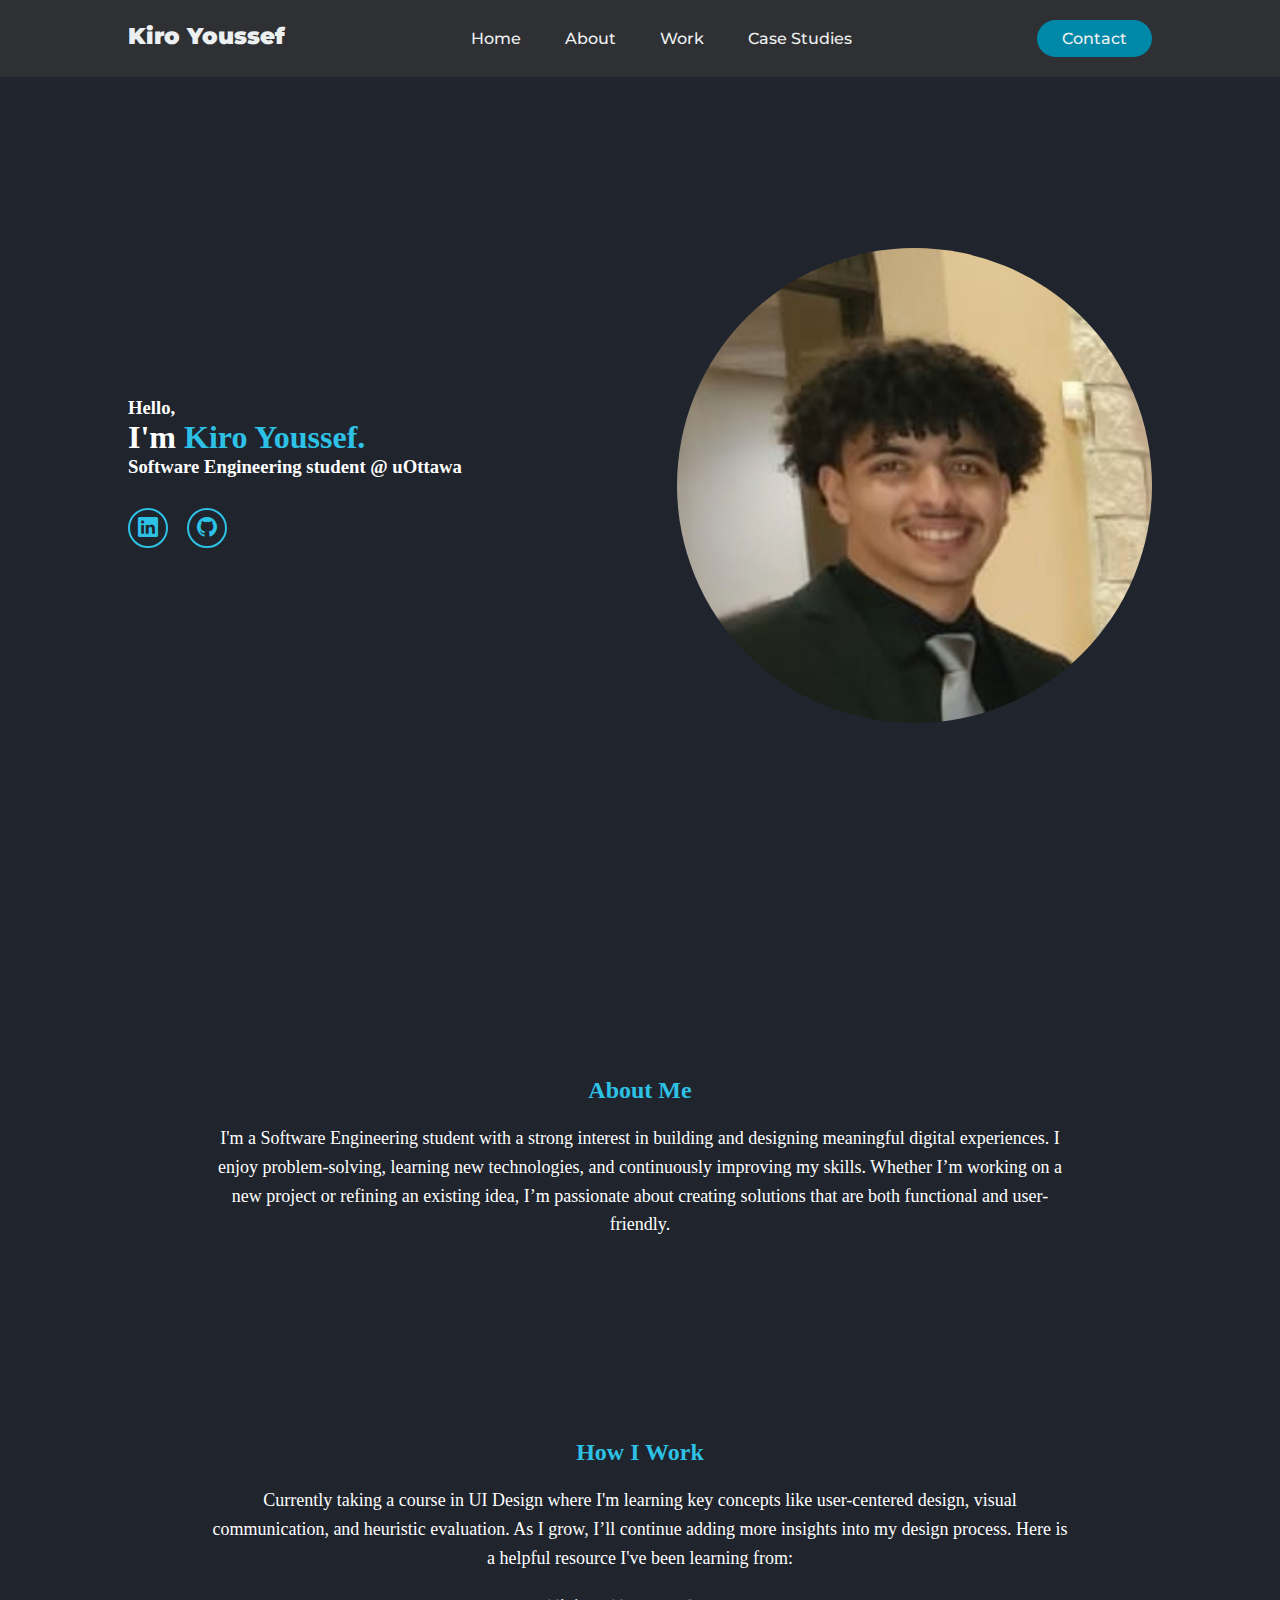
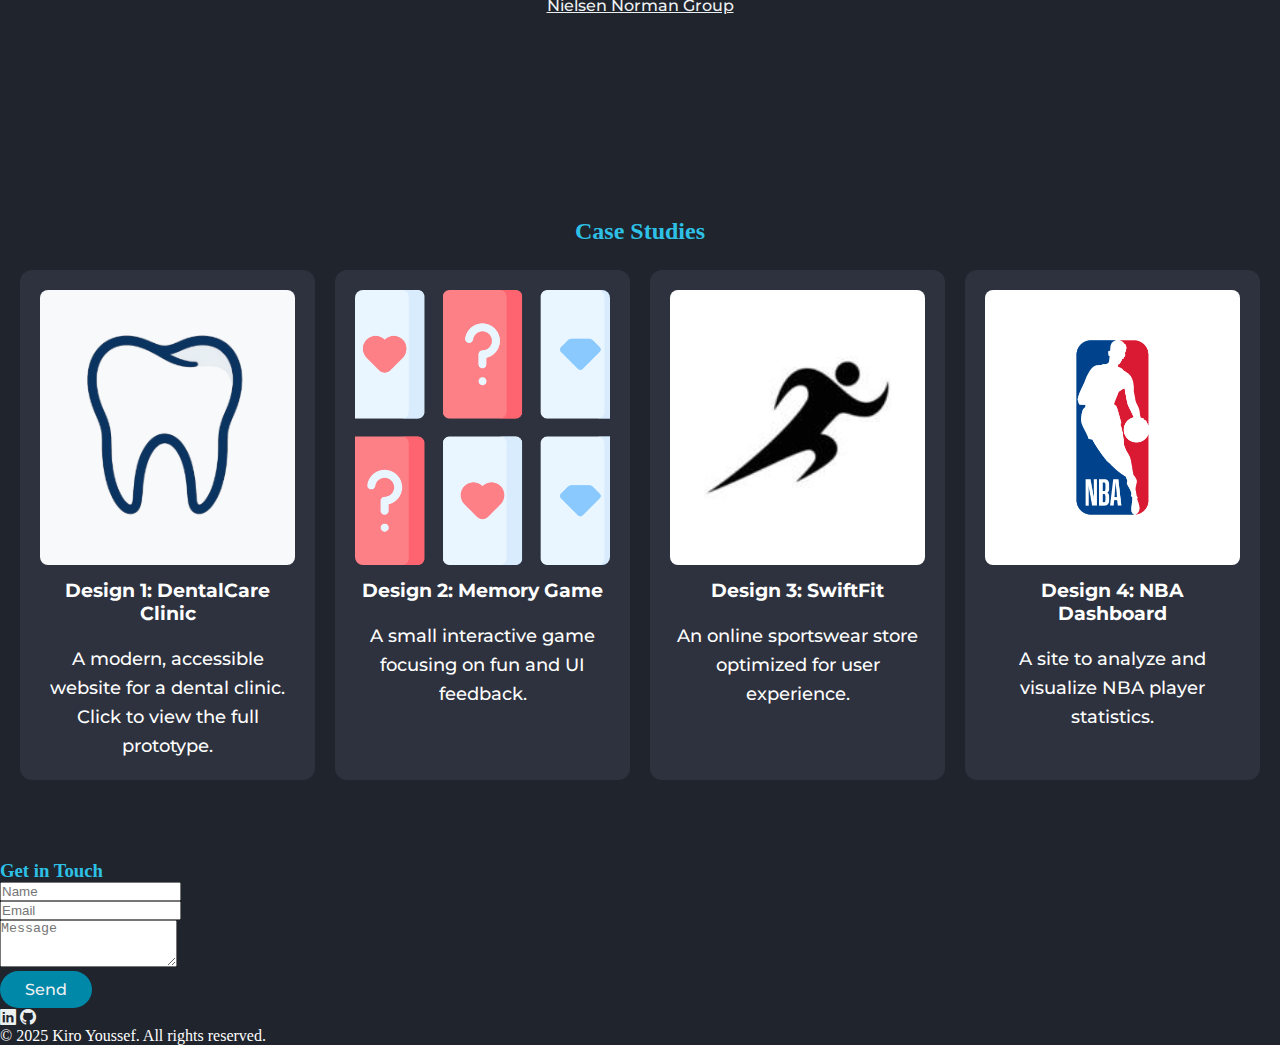
<file: index.html>
<!DOCTYPE html>
<html lang="en">
<head>
  <meta charset="UTF-8" />
  <title>About Me</title>
  <link href="https://cdn.jsdelivr.net/npm/bootstrap@5.3.6/dist/css/bootstrap.min.css" rel="stylesheet" integrity="sha384-4Q6Gf2aSP4eDXB8Miphtr37CMZZQ5oXLH2yaXMJ2w8e2ZtHTl7GptT4jmndRuHDT" crossorigin="anonymous">
  <link rel="stylesheet" href="https://cdn.jsdelivr.net/npm/bootstrap-icons@1.10.5/font/bootstrap-icons.css">
  <link rel="stylesheet" href="styles.css">
</head>

<body>

  <!-- Navbar -->
  <header>
    <a class="my-name" href="#home">Kiro Youssef</a>
    <nav>
        <ul class="nav-links">
            <li><a href="#home">Home</a></li>
            <li><a href="#about">About</a></li>
            <li><a href="#workflow">Work</a></li>
            <li><a href="#case-studies">Case Studies</a></li>
        </ul>
    </nav>
    <a class="contact" href="#contact"><button>Contact</button></a>
  </header>

  <section class="home" id="home">
    <div class="home-content">
        <h3>Hello, </h3>
        <h1>I'm <span>Kiro Youssef.</span></h1>
        <h3>Software Engineering student @ uOttawa</h3>
        <div class="social-media">
            <a href="https://www.linkedin.com/in/kiro-youssef/"><i class="bi bi-linkedin"></i></a>
            <a href="https://github.com/Kiro025"><i class="bi bi-github"></i></a>
        </div>
    </div>

    <!--Insert profile pic here-->
    <div class="home-img">
        <img src="images/profile-pic.jpeg" alt="profile picture" width="475" height="475" >
    </div>

  </section>

  <section id="about" class="section-about">
    <h2>About Me</h2>
    <p>I'm a Software Engineering student with a strong interest in building and designing meaningful digital experiences. I enjoy problem-solving, learning new technologies, and continuously improving my skills. Whether I’m working on a new project or refining an existing idea, I’m passionate about creating solutions that are both functional and user-friendly.</p>
  </section>

  <section id="workflow" class="section-workflow">
    <h2>How I Work</h2>
    <p>Currently taking a course in UI Design where I'm learning key concepts like user-centered design, visual communication, and heuristic evaluation. As I grow, I’ll continue adding more insights into my design process. Here is a helpful resource I've been learning from:</p>
    <ul>
      <li><a href="https://www.nngroup.com/" target="_blank" style="text-decoration: underline;">Nielsen Norman Group</a></li>
    </ul>
  </section>

  <section id="case-studies" class="section-case-studies">
    <h2>Case Studies</h2>
    <div class="case-studies">
      
      <a href="https://dentalcc.netlify.app/" class="case-study-link">
        <div class="case-study">
          <img src="images/dentalcare.png" alt="Service Site">
          <h3>Design 1: DentalCare Clinic</h3>
          <p>A modern, accessible website for a dental clinic. Click to view the full prototype.</p>
        </div>
      </a>
  
      <a href="https://memory-flipgame.netlify.app/" class="case-study-link">
        <div class="case-study">
          <img src="images/cards.png" alt="Game Design">
          <h3>Design 2: Memory Game</h3>
          <p> A small interactive game focusing on fun and UI feedback.</p>
        </div>
      </a>
  
      <a href="https://swiftfit.netlify.app/" class="case-study-link">
        <div class="case-study">
          <img src="images/swiftfit.jpg" alt="E-Commerce">
          <h3>Design 3: SwiftFit</h3>
          <p>An online sportswear store optimized for user experience.</p>
        </div>
      </a>
  
      <a href="https://nba-dashboard-project.netlify.app/" class="case-study-link">
        <div class="case-study">
          <img class="nba" src="images/nba-logo.png" alt="Data Visualization">
          <h3>Design 4: NBA Dashboard</h3>
          <p>A site to analyze and visualize NBA player statistics.</p>
        </div>
      </a>
  
    </div>
  </section>
  



  <section id="contact" class="py-4 bg-dark text-light">
    <div class="container text-center">
      <h3 class="mb-3" style="color: rgb(46, 193, 230);">Get in Touch</h3>
      <form class="row justify-content-center">
        <div class="col-md-4 mb-2">
          <input type="text" class="form-control bg-secondary text-light border-0" placeholder="Name">
        </div>
        <div class="col-md-4 mb-2">
          <input type="email" class="form-control bg-secondary text-light border-0" placeholder="Email">
        </div>
        <div class="col-md-8 mb-2">
          <textarea class="form-control bg-secondary text-light border-0" rows="3" placeholder="Message"></textarea>
        </div>
        <div class="col-md-8">
          <button type="submit" class="btn btn-outline-info w-100">Send</button>
        </div>
      </form>
    </div>
  </section>
  
  
  
  <footer class="bg-dark text-light pt-4 pb-3 mt-5">
  <div class="container text-center">
    <div class="mb-3">
      <a href="https://www.linkedin.com/in/kiro-youssef/" target="_blank" class="text-light me-3">
        <i class="bi bi-linkedin fs-4"></i>
      </a>
      <a href="https://github.com/Kiro025" target="_blank" class="text-light me-3">
        <i class="bi bi-github fs-4"></i>
      </a>
    </div>
    <p class="mb-0">&copy; 2025 Kiro Youssef. All rights reserved.</p>
  </div>
</footer>

</body>
</html>
</file>
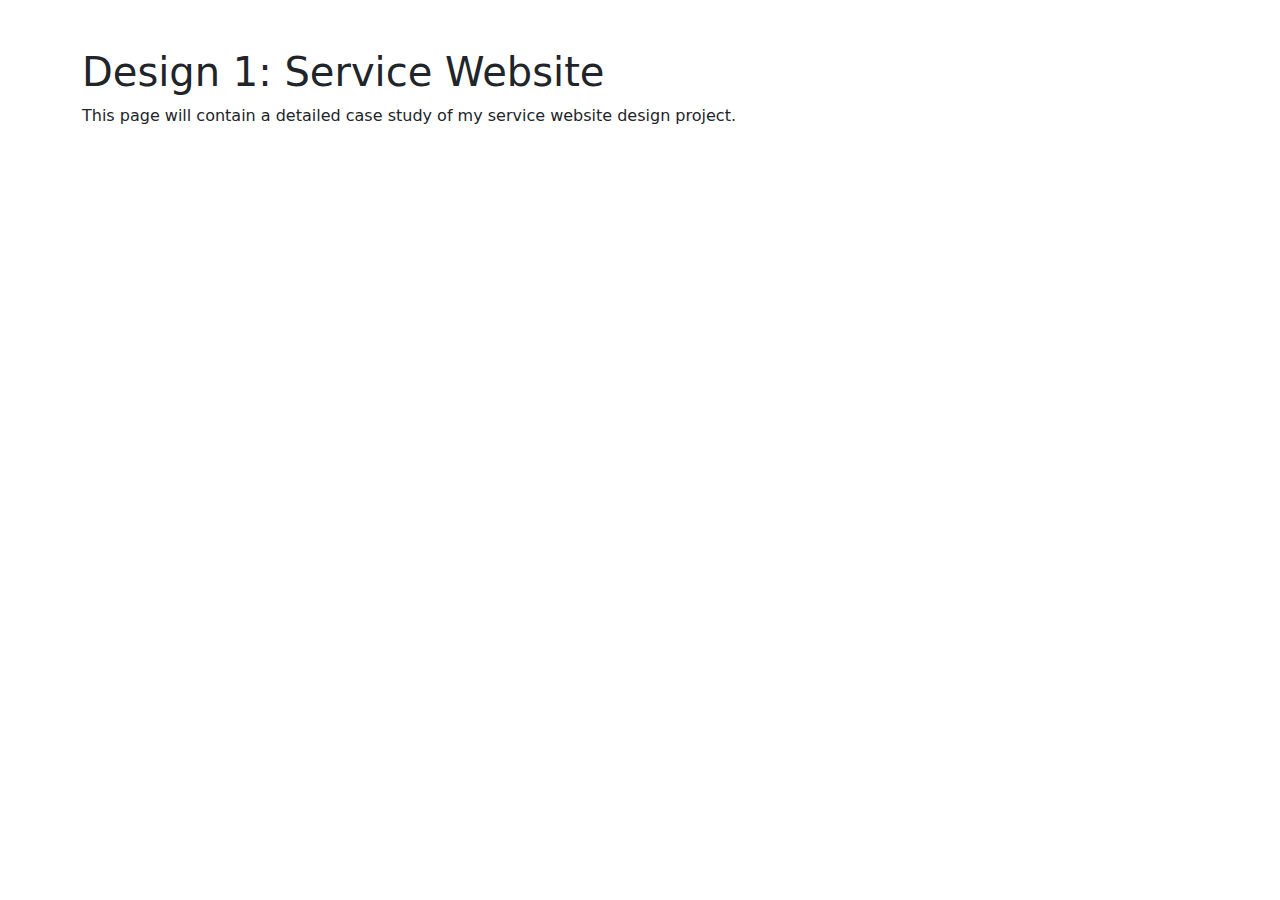
<file: case-study/design1.html>
<!DOCTYPE html>
<html lang="en">
<head>
  <meta charset="UTF-8"/>
  <meta name="viewport" content="width=device-width, initial-scale=1.0"/>
  <title>Design 1 – Service Website</title>
  <link href="https://cdn.jsdelivr.net/npm/bootstrap@5.3.3/dist/css/bootstrap.min.css" rel="stylesheet"/>
</head>
<body>

  <div class="container my-5">
    <h1>Design 1: Service Website</h1>
    <p>This page will contain a detailed case study of my service website design project.</p>
  </div>

</body>
</html>
</file>
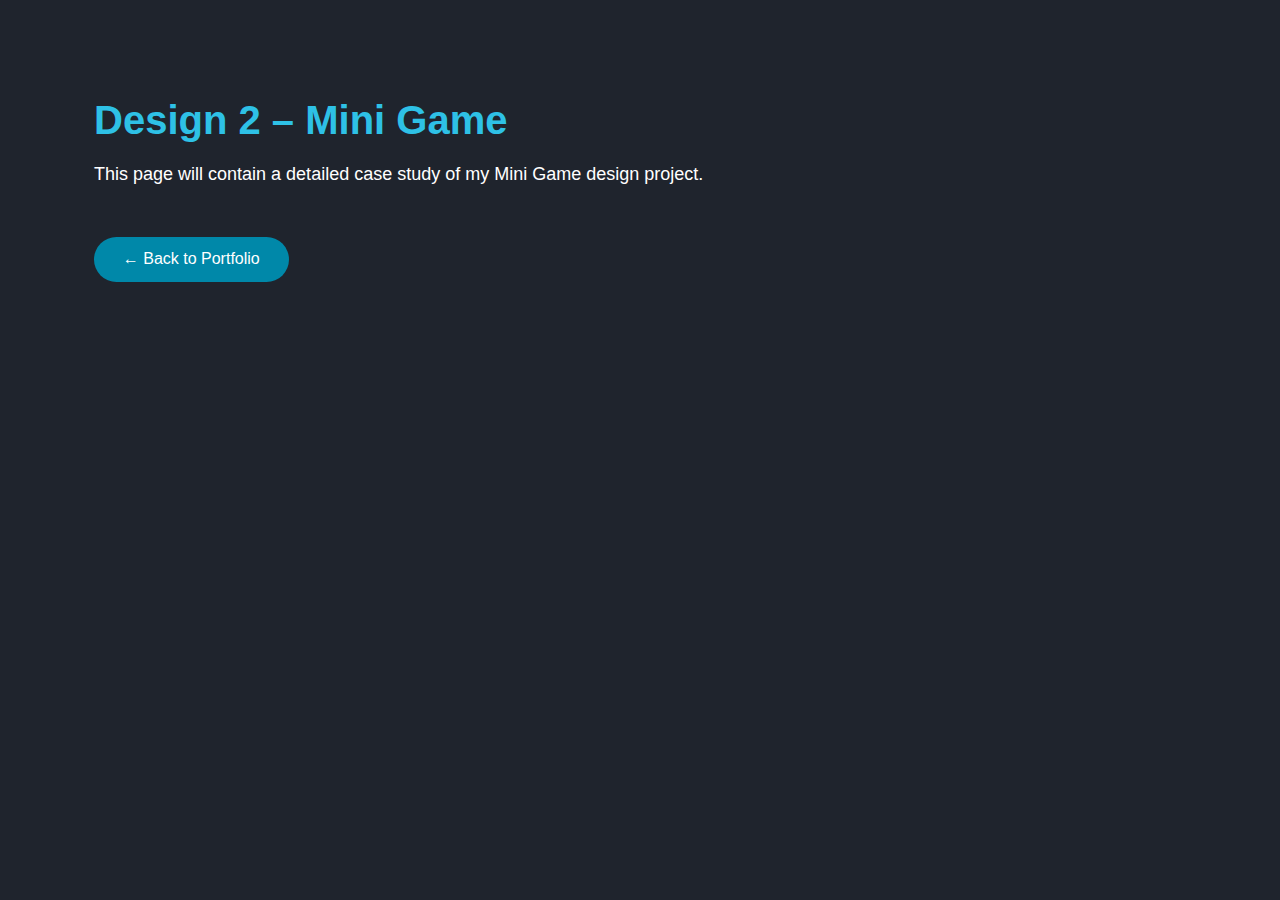
<file: case-study/design2.html>
<!DOCTYPE html>
<html lang="en">
<head>
  <meta charset="UTF-8"/>
  <meta name="viewport" content="width=device-width, initial-scale=1.0"/>
  <title>Design 2 – Mini Game</title>
  <link href="https://cdn.jsdelivr.net/npm/bootstrap@5.3.3/dist/css/bootstrap.min.css" rel="stylesheet"/>
  <link rel="stylesheet" href="case-study-styles.css">
</head>
<body>

  <div class="container my-5">
    <h1>Design 2 – Mini Game</h1>
    <p>This page will contain a detailed case study of my Mini Game design project.</p>
    <a href="../index.html" class="btn-back">← Back to Portfolio</a>
  </div>

</body>
</html>
</file>
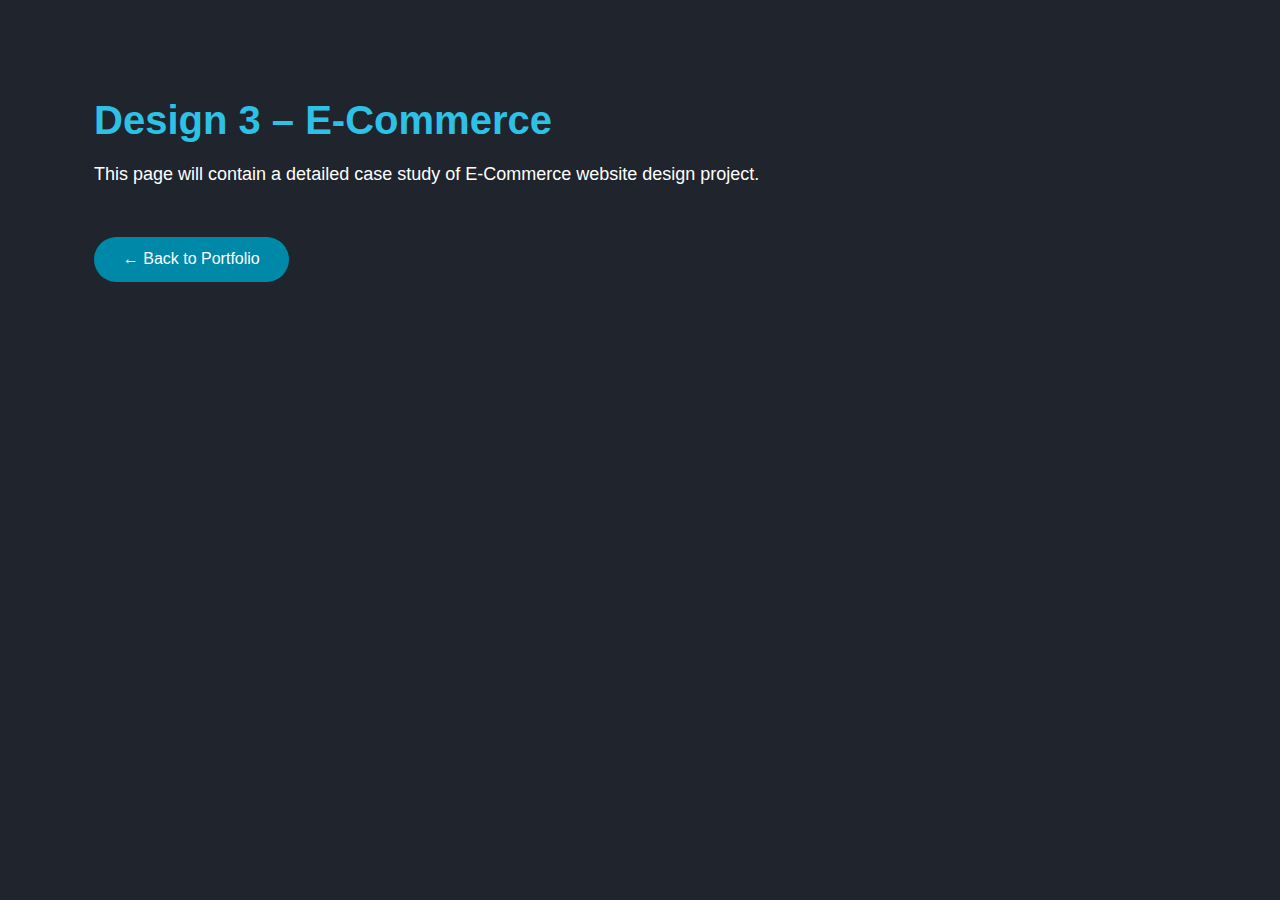
<file: case-study/design3.html>
<!DOCTYPE html>
<html lang="en">
<head>
  <meta charset="UTF-8"/>
  <meta name="viewport" content="width=device-width, initial-scale=1.0"/>
  <title>Design 3 – E-Commerce</title>
  <link href="https://cdn.jsdelivr.net/npm/bootstrap@5.3.3/dist/css/bootstrap.min.css" rel="stylesheet"/>
  <link rel="stylesheet" href="case-study-styles.css">
</head>
<body>

  <div class="container my-5">
    <h1>Design 3 – E-Commerce</h1>
    <p>This page will contain a detailed case study of E-Commerce website design project.</p>
    <a href="../index.html" class="btn-back">← Back to Portfolio</a>
  </div>

</body>
</html>
</file>
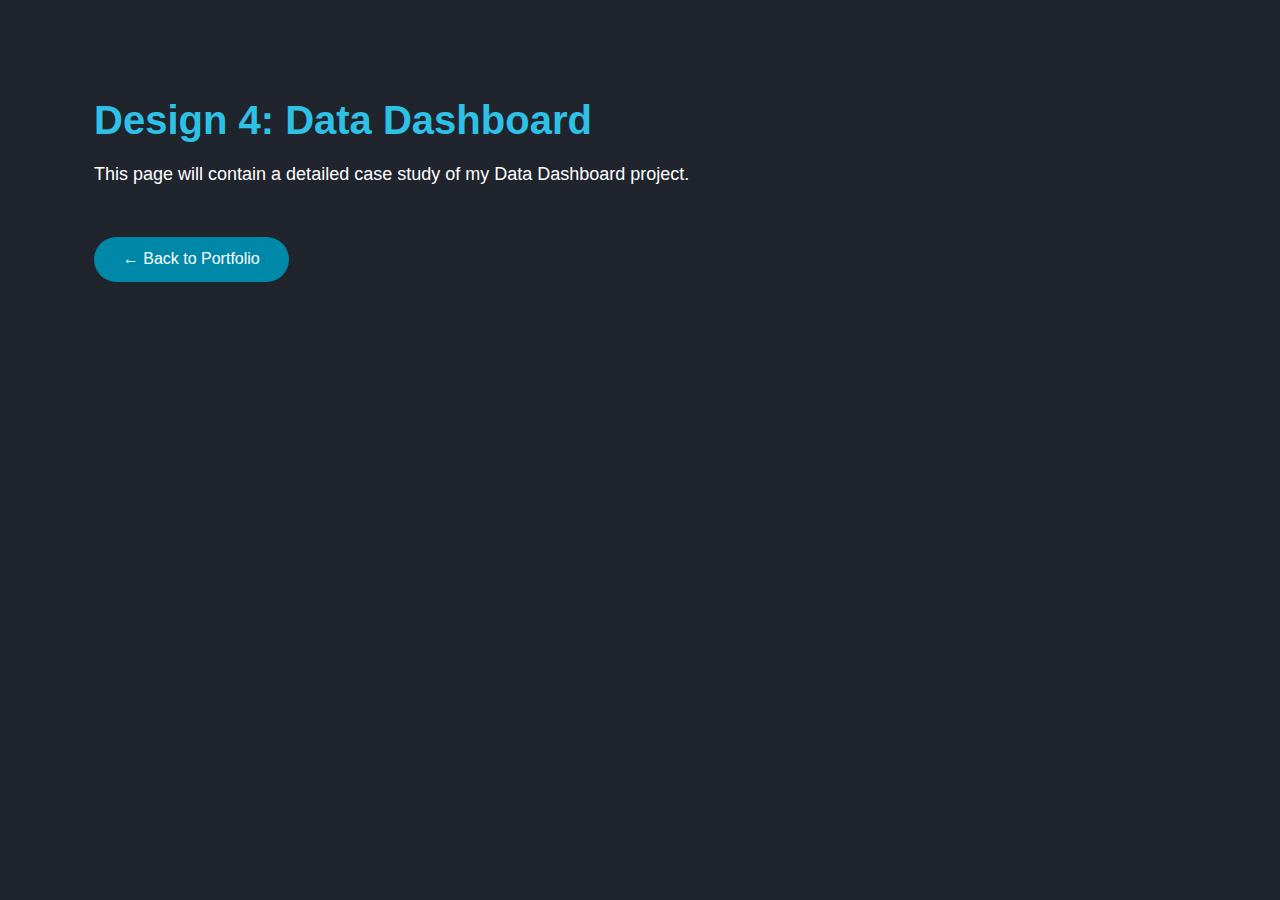
<file: case-study/design4.html>
<!DOCTYPE html>
<html lang="en">
<head>
  <meta charset="UTF-8"/>
  <meta name="viewport" content="width=device-width, initial-scale=1.0"/>
  <title>Design 4: Data Dashboard</title>
  <link href="https://cdn.jsdelivr.net/npm/bootstrap@5.3.3/dist/css/bootstrap.min.css" rel="stylesheet"/>
  <link rel="stylesheet" href="case-study-styles.css">
</head>
<body>

  <div class="container my-5">
    <h1>Design 4: Data Dashboard</h1>
    <p>This page will contain a detailed case study of my Data Dashboard project.</p>
    <a href="../index.html" class="btn-back">← Back to Portfolio</a>
  </div>

</body>
</html>
</file>
<file: styles.css>
@import url('https://fonts.googleapis.com/css2?family=Montserrat:ital,wght@0,500;1,500&display=swap');

* {
  box-sizing: border-box;
  margin:0;
  padding: 0;
  /* background-color: #24252A; */
  top: -100px; /* did this to prevent top overscroll, might need to remove later*/
}



li, a, button {
  font-family: "Montserrat", sans-serif;
  font-weight: 500;
  font-size: 16px;
  color: #edf0f1;
  text-decoration: none;
}

header{
  display: flex;
  justify-content: space-between;
  align-items:baseline;
  padding: 20px 10%;
  position: sticky; top:0;
  backdrop-filter: blur(45px);
  background-color: #2f3034;
  z-index: 1000;
}

body{
  background: #1f242d;
  color: #fff;
  scroll-behavior: smooth;
}

.my-name{
  cursor: pointer;
  font-size: 23px;
  font-weight: 1000;
}


.nav-links{
  list-style: none;
}

.nav-links li{
  display: inline-block;
  padding: 0px 20px;
}

.nav-links li a{
  transition: all 0.3s ease 0s;
}

.nav-links li a:hover{
  color: #0088a9;
}

button{
  padding: 9px 25px;
  background-color: rgba(0,136,169,1);
  border: none;
  border-radius: 50px;
  cursor: pointer;
  transition:all 0.3s ease 0s;
}

button:hover{
  background-color: rgba(0,136,169,0.8);
}

.home{
  position: relative;
  width: 100%;
  height: 100vh;
  display: flex;
  justify-content: space-between;
  align-items: center;
  padding: 120px 10% 0;
  /* padding: 0 10%; */
}

.home-content{
  max-width: 600px;
}

.home-img img{
  max-width: 450 px;
  border-radius: 100%;
}
.home-content h1 span{
  color:rgb(46, 193, 230)
}

.social-media a{
  display: inline-flex;
  justify-content: center;
  align-items: center;
  width: 40px;
  height: 40px;
  background: transparent;
  border: 2px solid rgb(46, 193, 230);
  border-radius: 50%;
  font-size: 20px;
  color: rgb(46, 193, 230);
  text-decoration: none;
  margin: 30px 15px 30px 0;
  cursor: pointer;
}

.about img {
  border-radius: 50%;
  width: 200px;
  height: 200px;
  object-fit: cover;
}

.case-studies {
  display: grid;
  grid-template-columns: repeat(auto-fit, minmax(250px, 1fr));
  gap: 20px;
  margin-top: 25px;
}

.case-study {
  background-color: #2d323e;
  border-radius: 12px;
  padding: 20px;
  text-align: center;
  cursor: pointer;
}

.case-study img {
  width: 100%;
  height: 275px;
  object-fit: cover;
  border-radius: 8px;
  margin-bottom: 10px;
}

.section-about h2{
  color: rgb(46, 193, 230);
}

.section-workflow h2{
  color: rgb(46, 193, 230);
}

.section-case-studies h2{
  color: rgb(46, 193, 230);
}




/* Shared section styling */
.section-about,
.section-workflow,
.section-case-studies {
  max-width: 900px;
  margin: 0 auto;
  padding: 100px 20px; 
  text-align: center;
}

.section-about p,
.section-workflow p,
.section-workflow ul,
.section-case-studies p {
  font-size: 18px;
  line-height: 1.6;
  margin-top: 20px;
}

.section-workflow ul {
  list-style: none;
  padding: 0;
}

.section-workflow ul li {
  margin-top: 10px;
}

.section-case-studies {
  padding-bottom: 80px; /* extra bottom space to end the page nicely */
  max-width: 2000px;
}


.case-study-link {
  text-decoration: none;
  color: inherit;
  display: block;
  height: 100%;
}

.case-study-link:hover {
  transform: scale(1.02);
  transition: transform 0.2s ease-in-out;
}

.case-study {
  height: 100%;
}

.nba {
  background-color: white; /* optional for contrast */
}
</file>
<file: case-study/case-study-styles.css>
body {
    margin: 0;
    padding: 0;
    background-color: #1f242d;
    color: #ffffff;
    font-family: 'Montserrat', sans-serif;
    line-height: 1.6;
  }
  
  
  .container {
    padding: 3rem 1.5rem;
  }
  
  
  h1 {
    color: rgb(46, 193, 230);
    font-weight: 700;
    margin-bottom: 1rem;
  }
  
  
  p {
    font-size: 18px;
    max-width: 700px;
  }
  
  
  a.btn-back {
    display: inline-block;
    margin-top: 2rem;
    padding: 0.6rem 1.8rem;
    background-color: rgba(0,136,169,1);
    color: #fff;
    text-decoration: none;
    border-radius: 50px;
    transition: background-color 0.3s ease;
  }
  
  a.btn-back:hover {
    background-color: rgba(0,136,169,0.8);
  }
</file>
